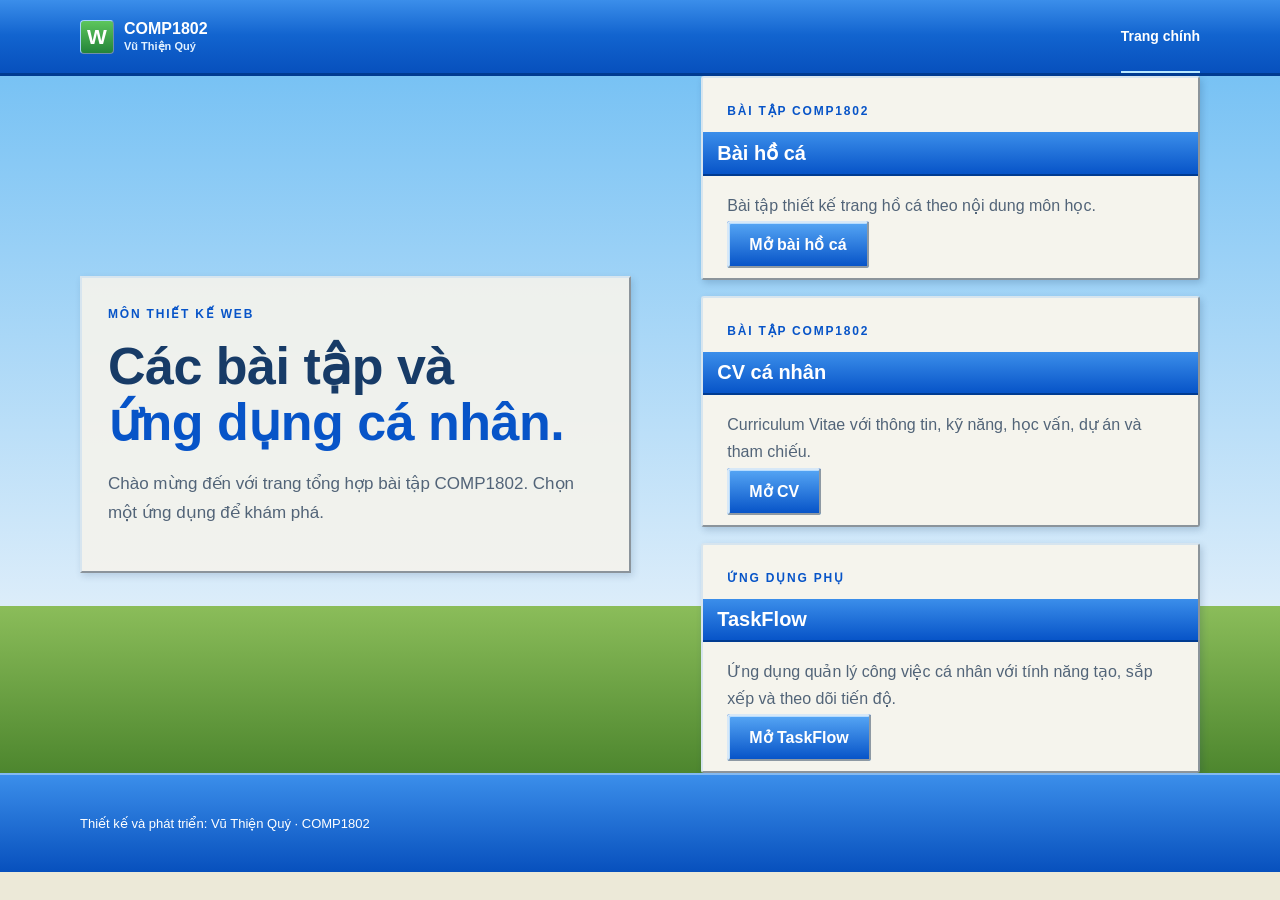
<file: index.html>
<!doctype html>
<html lang="vi">
<head>
  <meta charset="utf-8">
  <meta name="viewport" content="width=device-width, initial-scale=1">
  <meta name="description" content="Trang chính các bài tập và ứng dụng môn Thiết kế Web COMP1802.">
  <title>COMP1802 - Trang chính</title>
  <link rel="stylesheet" href="taskflow/css/style.css">
  <link rel="stylesheet" href="taskflow/css/responsive.css">
  <link rel="stylesheet" href="main.css">
</head>
<body class="main-portal">
  <header class="header">
    <div class="container nav">
      <a class="brand" href="index.html">
        <span>W</span>
        <span class="brand-copy"><strong>COMP1802</strong><small>Vũ Thiện Quý</small></span>
      </a>
      <nav class="nav-links">
        <a class="active" href="index.html">Trang chính</a>
      </nav>
    </div>
  </header>
  <main>
    <section class="hero">
      <div class="container hero-grid">
        <div class="hero-copy">
          <span class="eyebrow">Môn Thiết kế Web</span>
          <h1>Các bài tập và<br><em>ứng dụng cá nhân.</em></h1>
          <p>Chào mừng đến với trang tổng hợp bài tập COMP1802. Chọn một ứng dụng để khám phá.</p>
        </div>
        <div class="project-list">
          <article class="hero-card project-card">
            <span class="eyebrow">Bài tập COMP1802</span>
            <h2>Bài hồ cá</h2>
            <p>Bài tập thiết kế trang hồ cá theo nội dung môn học.</p>
            <a class="btn btn-primary" href="ho_ca_vui_nhon/ho_ca.html">Mở bài hồ cá</a>
          </article>
          <article class="hero-card project-card">
            <span class="eyebrow">Bài tập COMP1802</span>
            <h2>CV cá nhân</h2>
            <p>Curriculum Vitae với thông tin, kỹ năng, học vấn, dự án và tham chiếu.</p>
            <a class="btn btn-primary" href="CV/cv.html">Mở CV</a>
          </article>
          <article class="hero-card project-card">
            <span class="eyebrow">Ứng dụng phụ</span>
            <h2>TaskFlow</h2>
            <p>Ứng dụng quản lý công việc cá nhân với tính năng tạo, sắp xếp và theo dõi tiến độ.</p>
            <a class="btn btn-primary" href="taskflow/index.html">Mở TaskFlow</a>
          </article>
        </div>
      </div>
    </section>
  </main>
  <footer><div class="container"><p>Thiết kế và phát triển: Vũ Thiện Quý · COMP1802</p></div></footer>
</body>
</html>
</file>
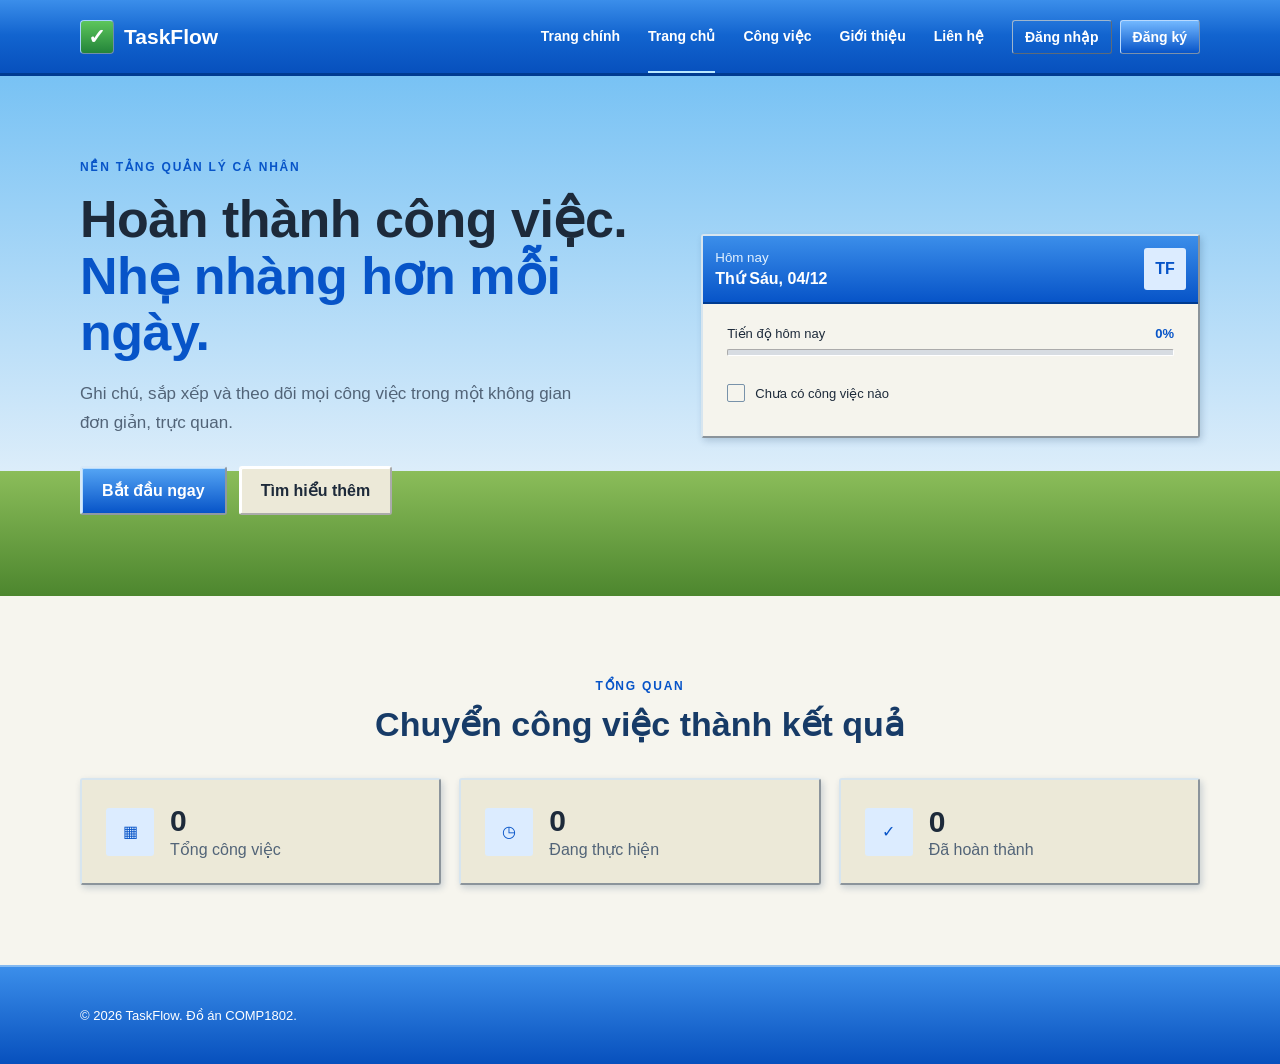
<file: taskflow/index.html>
<!doctype html>
<html lang="vi">
<head>
  <meta charset="utf-8">
  <meta name="viewport" content="width=device-width, initial-scale=1">
  <title>TaskFlow - Quản lý công việc</title>
  <link rel="stylesheet" href="css/style.css">
  <link rel="stylesheet" href="css/responsive.css">
</head>
<body>
  <header class="header">
    <div class="container nav">
      <a class="brand" href="index.html"><span>✓</span> TaskFlow</a>
      <button class="nav-toggle" aria-label="Mở menu">☰</button>
      <nav class="nav-links">
        <a href="../index.html">Trang chính</a>
        <a class="active" href="index.html">Trang chủ</a>
        <a href="tasks.html">Công việc</a>
        <a href="about.html">Giới thiệu</a>
        <a href="contact.html">Liên hệ</a>
        <span class="auth-links"></span>
      </nav>
    </div>
  </header>

  <main>
    <section class="hero">
      <div class="container hero-grid">
        <div class="hero-copy">
          <span class="eyebrow">Nền tảng quản lý cá nhân</span>
          <h1>Hoàn thành công việc.<br><em>Nhẹ nhàng hơn mỗi ngày.</em></h1>
          <p>Ghi chú, sắp xếp và theo dõi mọi công việc trong một không gian đơn giản, trực quan.</p>
          <div class="hero-actions">
            <a class="btn btn-primary" href="tasks.html">Bắt đầu ngay</a>
            <a class="btn btn-secondary" href="about.html">Tìm hiểu thêm</a>
          </div>
        </div>
        <div class="hero-card">
          <div class="card-head"><div><small>Hôm nay</small><strong id="todayDate"></strong></div><span class="avatar">TF</span></div>
          <div class="progress-wrap"><span>Tiến độ hôm nay</span><strong id="progressText">0%</strong></div>
          <div class="progress"><span id="progressBar"></span></div>
          <div id="homeTaskList" class="mini-task-list"></div>
        </div>
      </div>
    </section>

    <section class="section">
      <div class="container">
        <div class="section-heading"><span>Tổng quan</span><h2>Chuyển công việc thành kết quả</h2></div>
        <div class="stats">
          <article><span class="stat-icon purple">▦</span><div><strong id="totalStat">0</strong><p>Tổng công việc</p></div></article>
          <article><span class="stat-icon orange">◷</span><div><strong id="doingStat">0</strong><p>Đang thực hiện</p></div></article>
          <article><span class="stat-icon green">✓</span><div><strong id="doneStat">0</strong><p>Đã hoàn thành</p></div></article>
        </div>
      </div>
    </section>
  </main>

  <footer><div class="container"><p>© 2026 TaskFlow. Đồ án COMP1802.</p></div></footer>
  <script src="js/main.js"></script>
  <script src="js/home.js"></script>
</body>
</html>
</file>
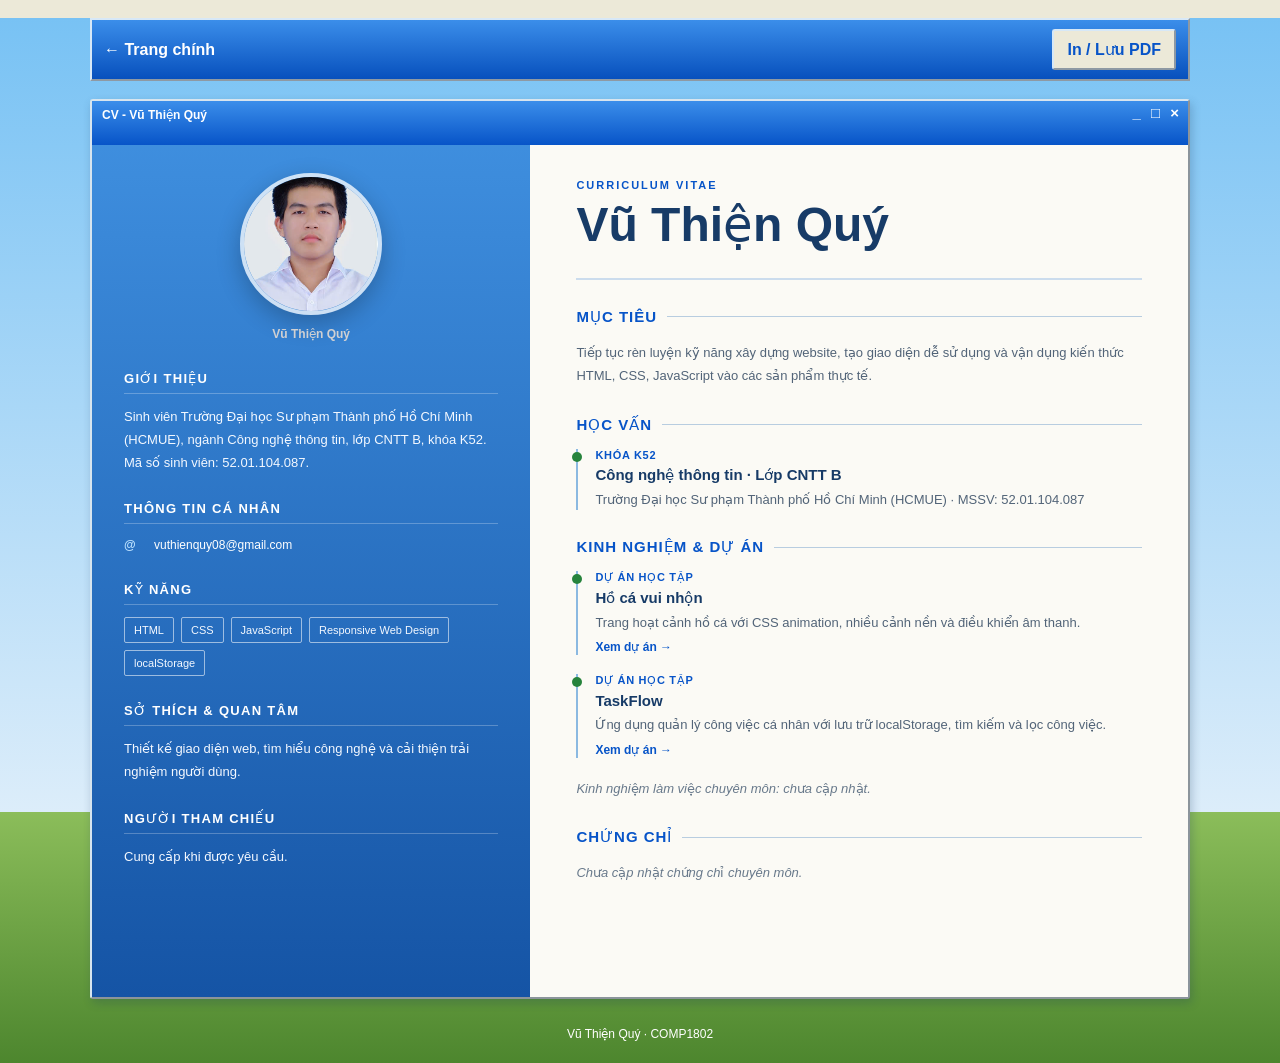
<file: CV/cv.html>
<!doctype html>
<html lang="vi">
<head>
  <meta charset="utf-8">
  <meta name="viewport" content="width=device-width, initial-scale=1">
  <meta name="description" content="CV cá nhân của Vũ Thiện Quý.">
  <title>CV - Vũ Thiện Quý</title>
  <link rel="stylesheet" href="cv.css">
</head>
<body class="cv-page">
  <nav class="cv-toolbar" aria-label="Điều hướng">
    <a href="../index.html">← Trang chính</a>
    <button type="button" id="printCv">In / Lưu PDF</button>
  </nav>

  <main class="cv-sheet">
    <aside class="cv-sidebar">
      <figure class="profile-figure">
        <img class="profile-photo" src="assets/cv-profile.jpg" alt="Ảnh đại diện của Vũ Thiện Quý">
        <figcaption class="avatar-note">Vũ Thiện Quý</figcaption>
      </figure>

      <section class="sidebar-section">
        <h2>Giới thiệu</h2>
        <p>Sinh viên Trường Đại học Sư phạm Thành phố Hồ Chí Minh (HCMUE), ngành Công nghệ thông tin, lớp CNTT B, khóa K52. Mã số sinh viên: 52.01.104.087.</p>
      </section>

      <section class="sidebar-section">
        <h2>Thông tin cá nhân</h2>
        <ul class="contact-list">
          <li><span aria-hidden="true">@</span><a href="mailto:vuthienquy08@gmail.com">vuthienquy08@gmail.com</a></li>
        </ul>
      </section>

      <section class="sidebar-section">
        <h2>Kỹ năng</h2>
        <ul class="tag-list">
          <li>HTML</li><li>CSS</li><li>JavaScript</li>
          <li>Responsive Web Design</li><li>localStorage</li>
        </ul>
      </section>

      <section class="sidebar-section">
        <h2>Sở thích & quan tâm</h2>
        <p>Thiết kế giao diện web, tìm hiểu công nghệ và cải thiện trải nghiệm người dùng.</p>
      </section>

      <section class="sidebar-section">
        <h2>Người tham chiếu</h2>
        <p>Cung cấp khi được yêu cầu.</p>
      </section>
    </aside>

    <div class="cv-content">
      <header class="cv-heading">
        <p class="eyebrow">Curriculum Vitae</p>
        <h1>Vũ Thiện Quý</h1>
      </header>

      <section class="cv-section">
        <h2>Mục tiêu</h2>
        <p>Tiếp tục rèn luyện kỹ năng xây dựng website, tạo giao diện dễ sử dụng và vận dụng kiến thức HTML, CSS, JavaScript vào các sản phẩm thực tế.</p>
      </section>

      <section class="cv-section">
        <h2>Học vấn</h2>
        <article class="timeline-item">
          <p class="timeline-date">Khóa K52</p>
          <h3>Công nghệ thông tin · Lớp CNTT B</h3>
          <p>Trường Đại học Sư phạm Thành phố Hồ Chí Minh (HCMUE) · MSSV: 52.01.104.087</p>
        </article>
      </section>

      <section class="cv-section">
        <h2>Kinh nghiệm & dự án</h2>
        <article class="timeline-item">
          <p class="timeline-date">Dự án học tập</p>
          <h3>Hồ cá vui nhộn</h3>
          <p>Trang hoạt cảnh hồ cá với CSS animation, nhiều cảnh nền và điều khiển âm thanh.</p>
          <a class="project-link" href="../ho_ca_vui_nhon/ho_ca.html">Xem dự án →</a>
        </article>
        <article class="timeline-item">
          <p class="timeline-date">Dự án học tập</p>
          <h3>TaskFlow</h3>
          <p>Ứng dụng quản lý công việc cá nhân với lưu trữ localStorage, tìm kiếm và lọc công việc.</p>
          <a class="project-link" href="../taskflow/index.html">Xem dự án →</a>
        </article>
        <p class="empty-note">Kinh nghiệm làm việc chuyên môn: chưa cập nhật.</p>
      </section>

      <section class="cv-section">
        <h2>Chứng chỉ</h2>
        <p class="empty-note">Chưa cập nhật chứng chỉ chuyên môn.</p>
      </section>
    </div>
  </main>
  <footer class="cv-footer">Vũ Thiện Quý · COMP1802</footer>
  <script src="cv.js"></script>
</body>
</html>
</file>
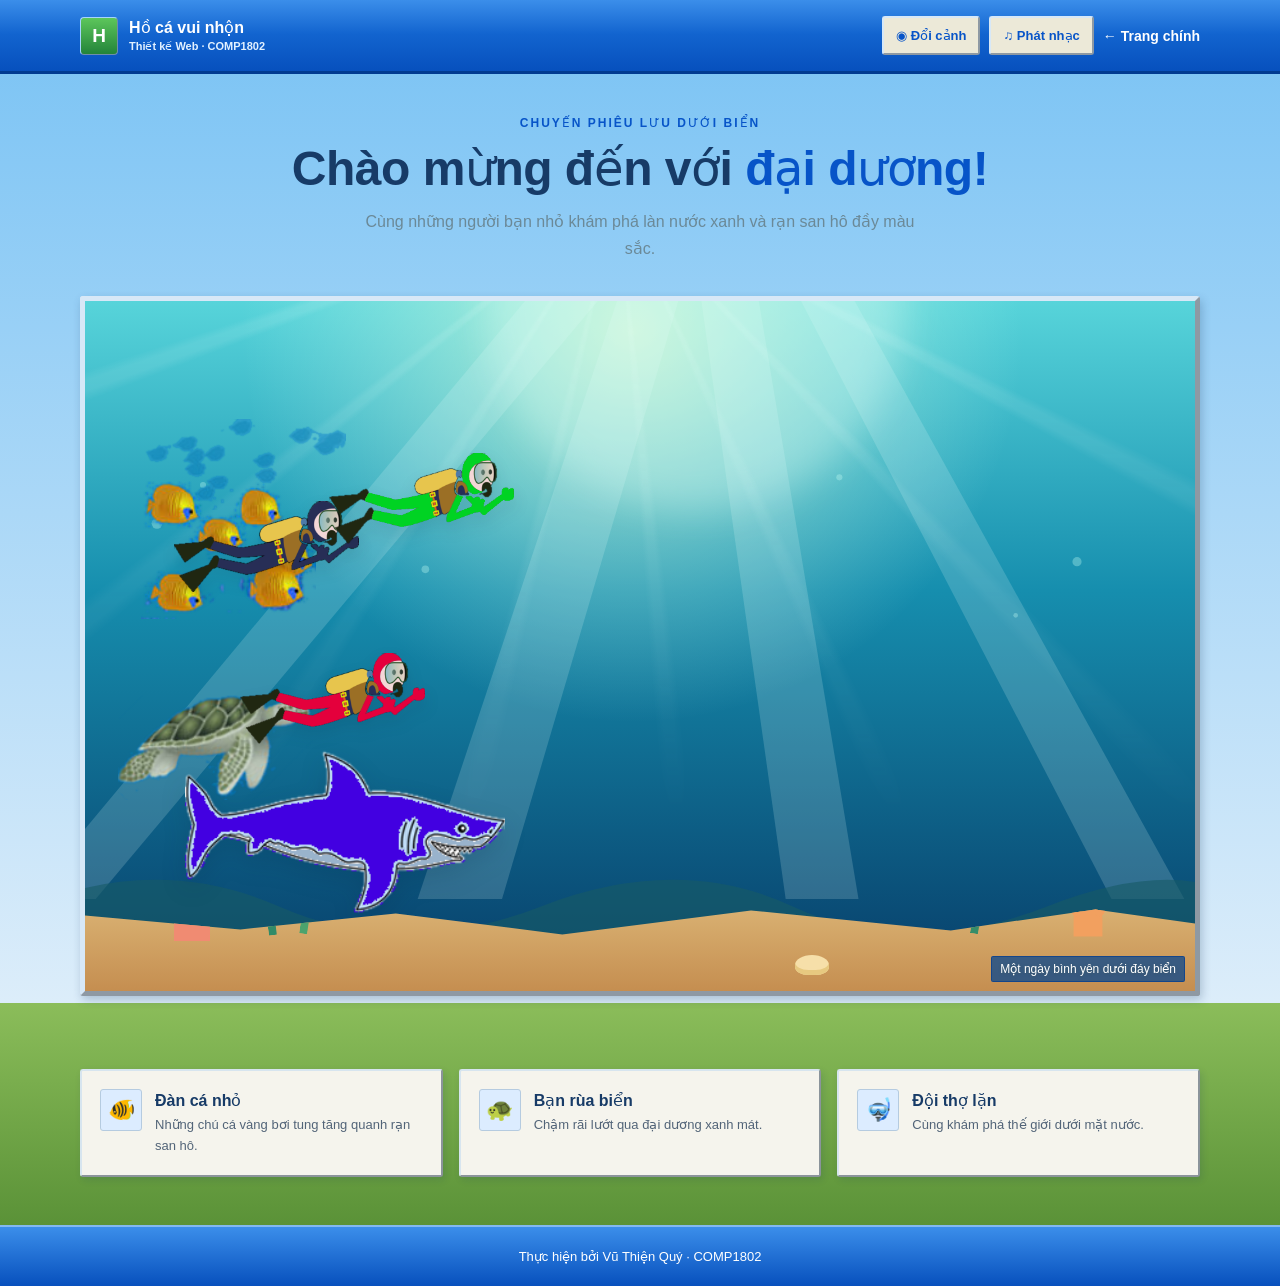
<file: ho_ca_vui_nhon/ho_ca.html>
<!doctype html>
<html lang="vi">
<head>
  <meta charset="utf-8">
  <meta name="viewport" content="width=device-width, initial-scale=1">
  <meta name="description" content="Khám phá thế giới hồ cá vui nhộn cùng những chú cá, rùa và thợ lặn.">
  <title>Hồ cá vui nhộn - COMP1802</title>
  <link rel="stylesheet" href="mystyle.css">
</head>
<body>
  <header class="site-header">
    <a class="brand" href="../index.html"><span class="brand-mark">H</span><span>Hồ cá vui nhộn<small>Thiết kế Web · COMP1802</small></span></a>
    <div class="header-actions">
      <button class="control-button" id="sceneButton" type="button" aria-label="Đổi cảnh nền">◉ <span>Đổi cảnh</span></button>
      <button class="control-button" id="musicButton" type="button" aria-pressed="false">♫ <span id="musicLabel">Phát nhạc</span></button>
      <a class="back-link" href="../index.html">← Trang chính</a>
    </div>
  </header>

  <main>
    <section class="intro">
      <p class="eyebrow">Chuyến phiêu lưu dưới biển</p>
      <h1>Chào mừng đến với <span>đại dương!</span></h1>
      <p class="intro-copy">Cùng những người bạn nhỏ khám phá làn nước xanh và rạn san hô đầy màu sắc.</p>
    </section>

    <section class="aquarium" id="aquarium" data-scene="0" aria-label="Hoạt cảnh hồ cá">
      <div class="sun-glow"></div>
      <div class="light-rays" aria-hidden="true"></div>
      <div class="bubbles" aria-hidden="true">
        <i></i><i></i><i></i><i></i><i></i><i></i><i></i><i></i>
      </div>
      <img class="school school-faint" src="Images/faintSchool.png" alt="">
      <img class="school school-gold" src="Images/goldFishSchool.png" alt="">
      <div class="creature shark" id="shark" aria-hidden="true"><img src="Images/shark.png" alt=""></div>
      <img class="creature turtle" src="Images/turtle.png" alt="">
      <img class="diver diver-blue" src="Images/diver1.png" alt="">
      <img class="diver diver-red" src="Images/diver2.png" alt="">
      <img class="diver diver-green" src="Images/diver3.png" alt="">
      <div class="seabed">
        <span class="seaweed seaweed-one"></span>
        <span class="seaweed seaweed-two"></span>
        <span class="seaweed seaweed-three"></span>
        <span class="coral coral-one"></span>
        <span class="coral coral-two"></span>
        <span class="shell"></span>
      </div>
      <p class="scene-caption">Một ngày bình yên dưới đáy biển</p>
    </section>
    <p class="scene-status" id="sceneStatus" aria-live="polite"></p>
    <p class="audio-status" id="audioStatus" aria-live="polite"></p>

    <section class="ocean-facts">
      <article><span>🐠</span><div><h2>Đàn cá nhỏ</h2><p>Những chú cá vàng bơi tung tăng quanh rạn san hô.</p></div></article>
      <article><span>🐢</span><div><h2>Bạn rùa biển</h2><p>Chậm rãi lướt qua đại dương xanh mát.</p></div></article>
      <article><span>🤿</span><div><h2>Đội thợ lặn</h2><p>Cùng khám phá thế giới dưới mặt nước.</p></div></article>
    </section>
  </main>

  <footer><p>Thực hiện bởi Vũ Thiện Quý · COMP1802</p></footer>
  <script src="aquarium.js"></script>
</body>
</html>
</file>
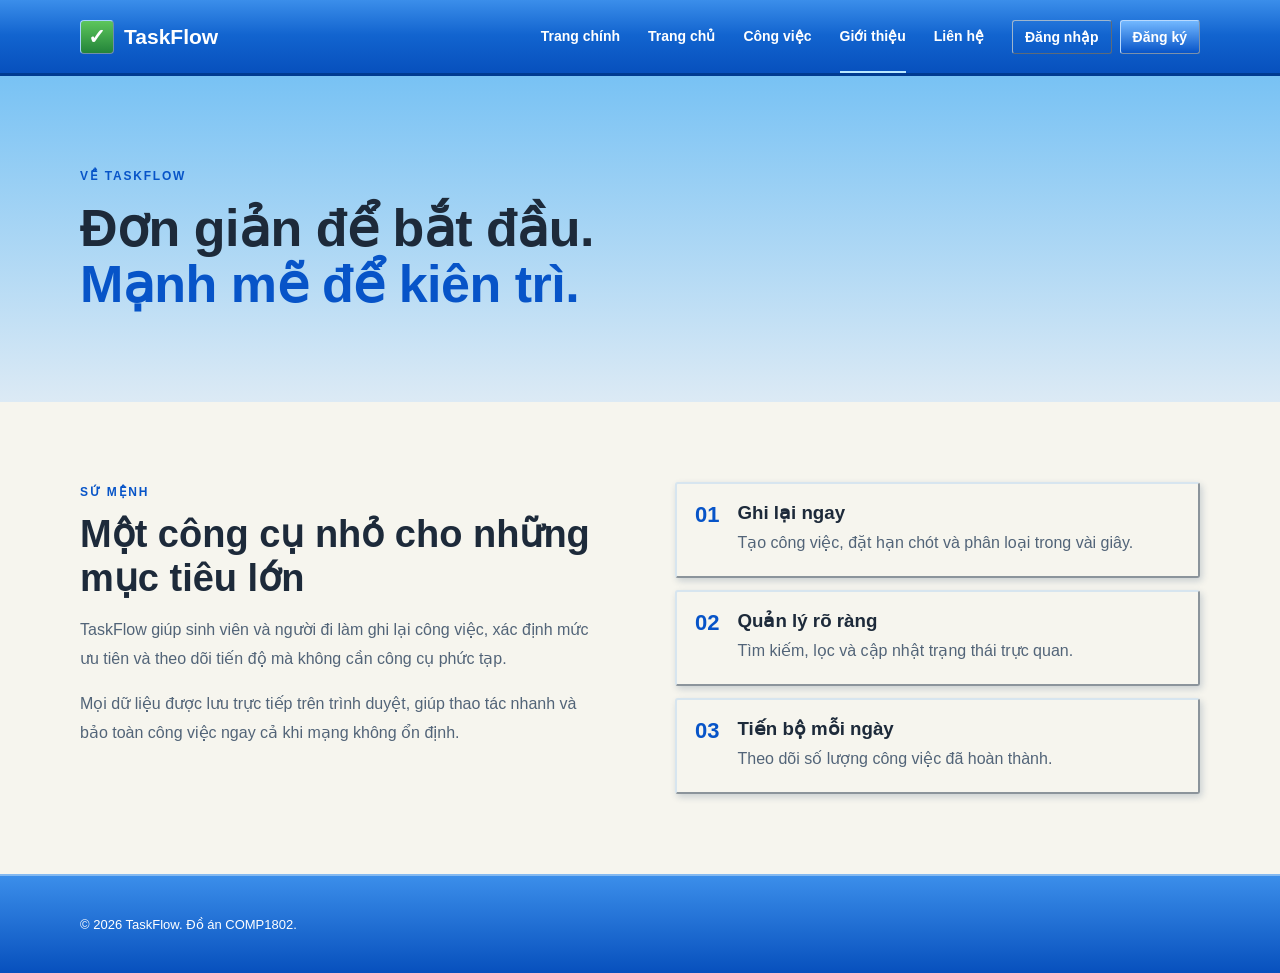
<file: taskflow/about.html>
<!doctype html>
<html lang="vi">
<head><meta charset="utf-8"><meta name="viewport" content="width=device-width, initial-scale=1"><title>Giới thiệu - TaskFlow</title><link rel="stylesheet" href="css/style.css"><link rel="stylesheet" href="css/responsive.css"></head>
<body>
  <header class="header"><div class="container nav"><a class="brand" href="index.html"><span>✓</span> TaskFlow</a><button class="nav-toggle">☰</button><nav class="nav-links"><a href="../index.html">Trang chính</a><a href="index.html">Trang chủ</a><a href="tasks.html">Công việc</a><a class="active" href="about.html">Giới thiệu</a><a href="contact.html">Liên hệ</a><span class="auth-links"></span></nav></div></header>
  <main>
    <section class="inner-hero"><div class="container"><span>Về TaskFlow</span><h1>Đơn giản để bắt đầu.<br><em>Mạnh mẽ để kiên trì.</em></h1></div></section>
    <section class="section"><div class="container two-column">
      <div><span class="eyebrow">Sứ mệnh</span><h2>Một công cụ nhỏ cho những mục tiêu lớn</h2><p>TaskFlow giúp sinh viên và người đi làm ghi lại công việc, xác định mức ưu tiên và theo dõi tiến độ mà không cần công cụ phức tạp.</p><p>Mọi dữ liệu được lưu trực tiếp trên trình duyệt, giúp thao tác nhanh và bảo toàn công việc ngay cả khi mạng không ổn định.</p></div>
      <div class="feature-stack"><article><b>01</b><div><h3>Ghi lại ngay</h3><p>Tạo công việc, đặt hạn chót và phân loại trong vài giây.</p></div></article><article><b>02</b><div><h3>Quản lý rõ ràng</h3><p>Tìm kiếm, lọc và cập nhật trạng thái trực quan.</p></div></article><article><b>03</b><div><h3>Tiến bộ mỗi ngày</h3><p>Theo dõi số lượng công việc đã hoàn thành.</p></div></article></div>
    </div></section>
  </main>
  <footer><div class="container"><p>© 2026 TaskFlow. Đồ án COMP1802.</p></div></footer>
  <script src="js/main.js"></script>
</body>
</html>
</file>
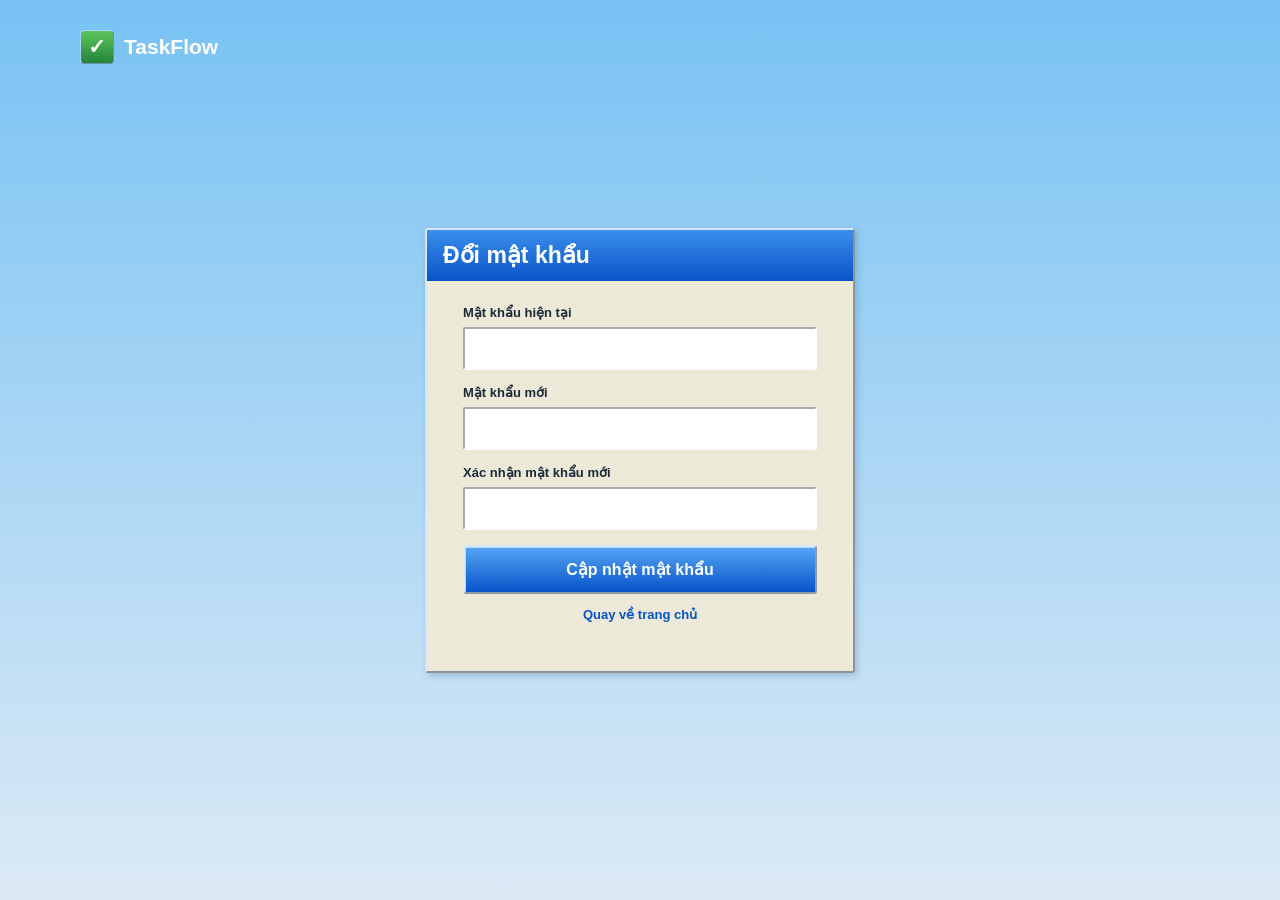
<file: taskflow/change-password.html>
<!doctype html>
<html lang="vi">
<head><meta charset="utf-8"><meta name="viewport" content="width=device-width, initial-scale=1"><title>Đổi mật khẩu - TaskFlow</title><link rel="stylesheet" href="css/style.css"><link rel="stylesheet" href="css/responsive.css"></head>
<body class="auth-body">
  <main class="auth-layout"><a class="brand auth-brand" href="index.html"><span>✓</span> TaskFlow</a><form class="auth-card" id="changePasswordForm"><span class="eyebrow">Bảo mật tài khoản</span><h1>Đổi mật khẩu</h1><label>Mật khẩu hiện tại<input id="oldPassword" type="password" required></label><label>Mật khẩu mới<input id="newPassword" type="password" required minlength="6"></label><label>Xác nhận mật khẩu mới<input id="confirmNewPassword" type="password" required></label><button class="btn btn-primary full" type="submit">Cập nhật mật khẩu</button><p class="auth-switch"><a href="index.html">Quay về trang chủ</a></p></form></main><div id="toast" class="toast"></div>
  <script src="js/main.js"></script><script src="js/auth.js"></script>
</body>
</html>
</file>
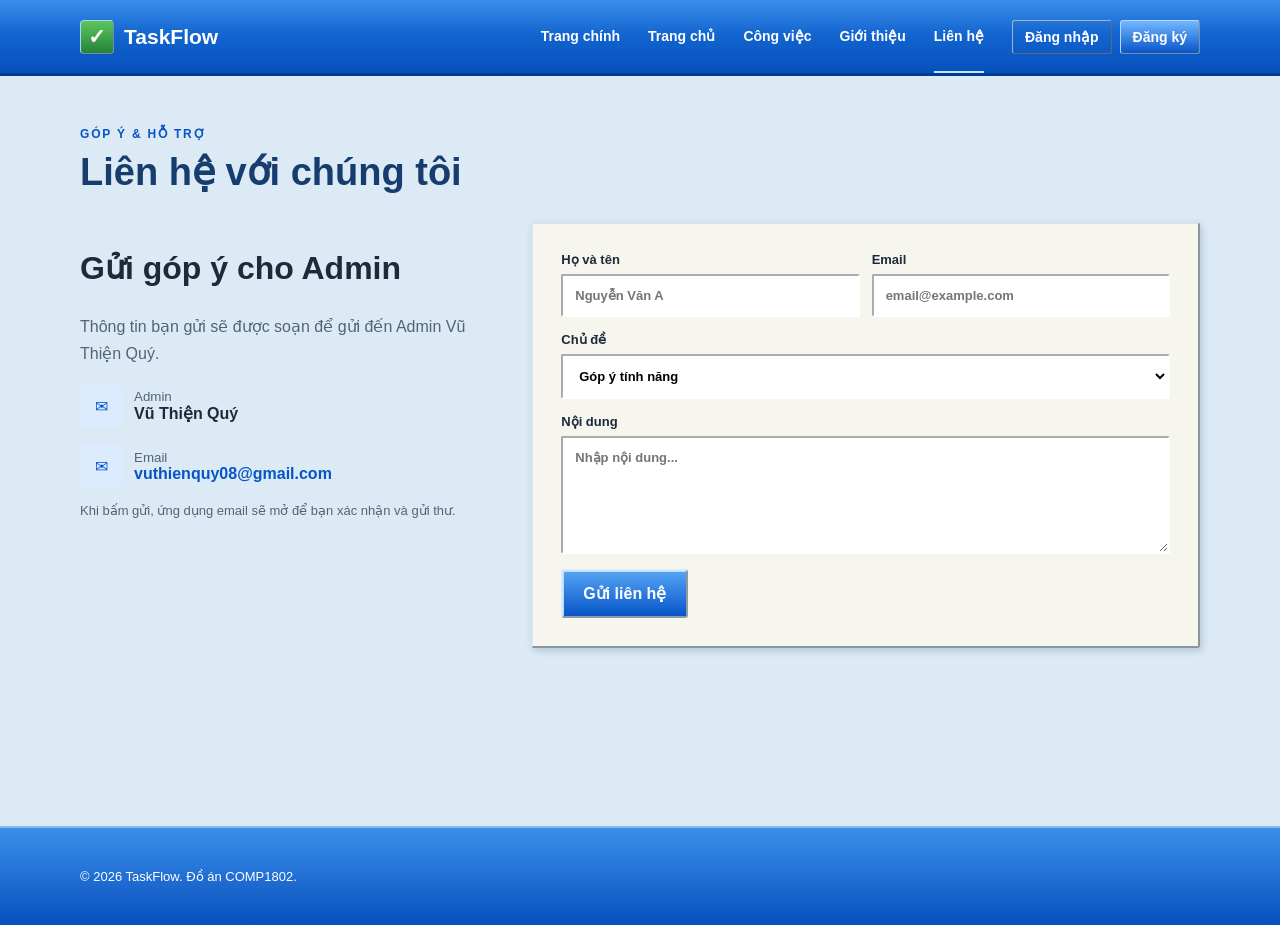
<file: taskflow/contact.html>
<!doctype html>
<html lang="vi">
<head><meta charset="utf-8"><meta name="viewport" content="width=device-width, initial-scale=1"><title>Liên hệ - TaskFlow</title><link rel="stylesheet" href="css/style.css"><link rel="stylesheet" href="css/responsive.css"></head>
<body>
  <header class="header"><div class="container nav"><a class="brand" href="index.html"><span>✓</span> TaskFlow</a><button class="nav-toggle">☰</button><nav class="nav-links"><a href="../index.html">Trang chính</a><a href="index.html">Trang chủ</a><a href="tasks.html">Công việc</a><a href="about.html">Giới thiệu</a><a class="active" href="contact.html">Liên hệ</a><span class="auth-links"></span></nav></div></header>
  <main class="page-shell"><div class="container">
    <div class="page-title"><div><span>Góp ý & hỗ trợ</span><h1>Liên hệ với chúng tôi</h1></div></div>
    <div class="contact-grid"><div class="contact-info"><h2>Gửi góp ý cho Admin</h2><p>Thông tin bạn gửi sẽ được soạn để gửi đến Admin Vũ Thiện Quý.</p><div class="info-row"><span>✉</span><div><small>Admin</small><b>Vũ Thiện Quý</b></div></div><div class="info-row"><span>✉</span><div><small>Email</small><a href="mailto:vuthienquy08@gmail.com">vuthienquy08@gmail.com</a></div></div><p class="contact-note">Khi bấm gửi, ứng dụng email sẽ mở để bạn xác nhận và gửi thư.</p></div>
    <form class="contact-form" id="contactForm"><div class="form-grid"><label>Họ và tên<input name="name" required minlength="2" placeholder="Nguyễn Văn A"></label><label>Email<input name="email" type="email" required placeholder="email@example.com"></label></div><label>Chủ đề<select name="topic"><option>Góp ý tính năng</option><option>Báo lỗi</option><option>Hỗ trợ sử dụng</option></select></label><label>Nội dung<textarea name="message" required minlength="10" rows="6" placeholder="Nhập nội dung..."></textarea></label><button class="btn btn-primary" type="submit">Gửi liên hệ</button></form></div>
  </div></main><div id="toast" class="toast"></div>
  <footer><div class="container"><p>© 2026 TaskFlow. Đồ án COMP1802.</p></div></footer>
  <script src="js/main.js"></script><script src="js/contact.js"></script>
</body>
</html>
</file>
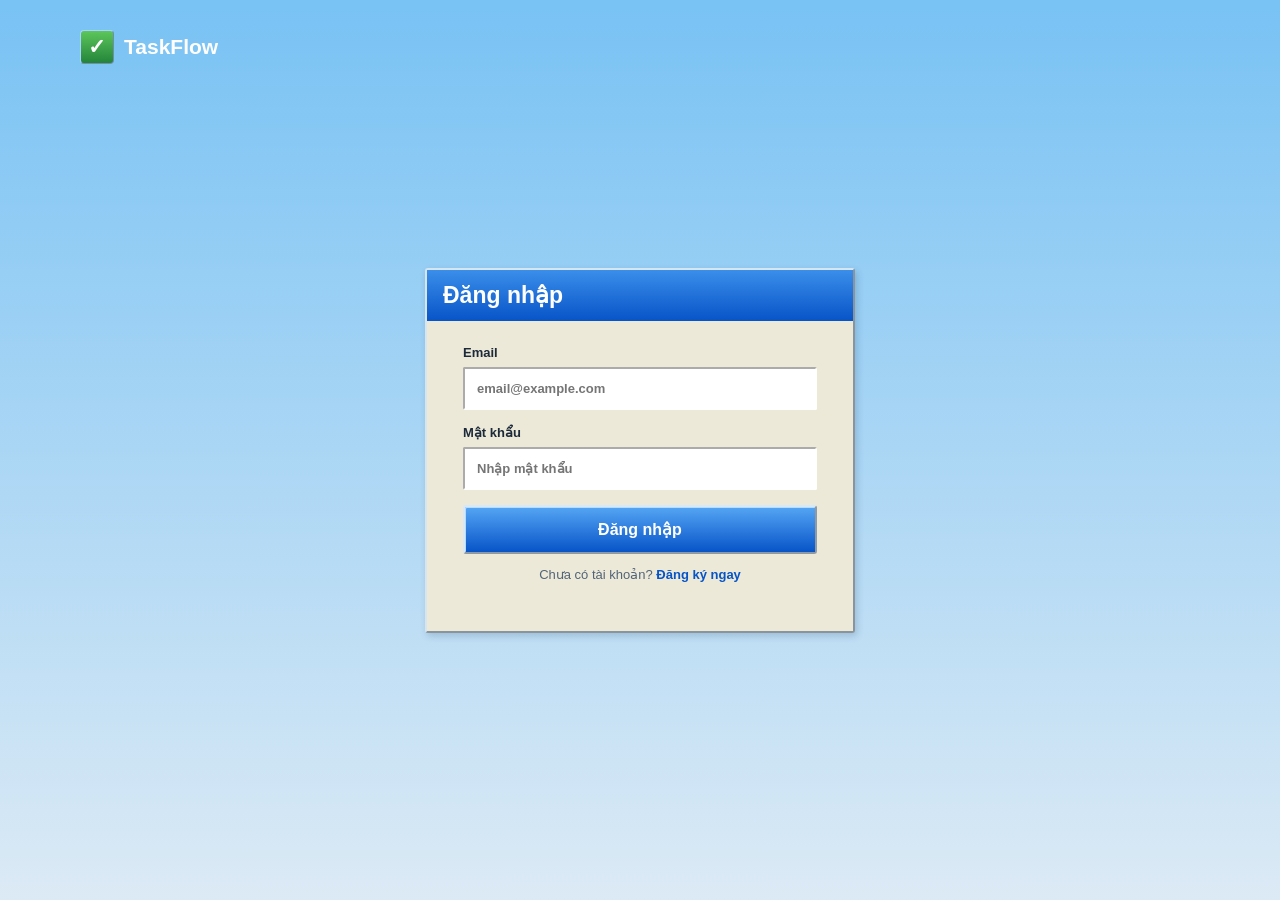
<file: taskflow/login.html>
<!doctype html>
<html lang="vi">
<head><meta charset="utf-8"><meta name="viewport" content="width=device-width, initial-scale=1"><title>Đăng nhập - TaskFlow</title><link rel="stylesheet" href="css/style.css"><link rel="stylesheet" href="css/responsive.css"></head>
<body class="auth-body">
  <main class="auth-layout"><a class="brand auth-brand" href="index.html"><span>✓</span> TaskFlow</a><form class="auth-card" id="loginForm"><span class="eyebrow">Chào mừng trở lại</span><h1>Đăng nhập</h1><label>Email<input id="loginEmail" type="email" required placeholder="email@example.com"></label><label>Mật khẩu<input id="loginPassword" type="password" required placeholder="Nhập mật khẩu"></label><button class="btn btn-primary full" type="submit">Đăng nhập</button><p class="auth-switch">Chưa có tài khoản? <a href="register.html">Đăng ký ngay</a></p></form></main><div id="toast" class="toast"></div>
  <script src="js/main.js"></script><script src="js/auth.js"></script>
</body>
</html>
</file>
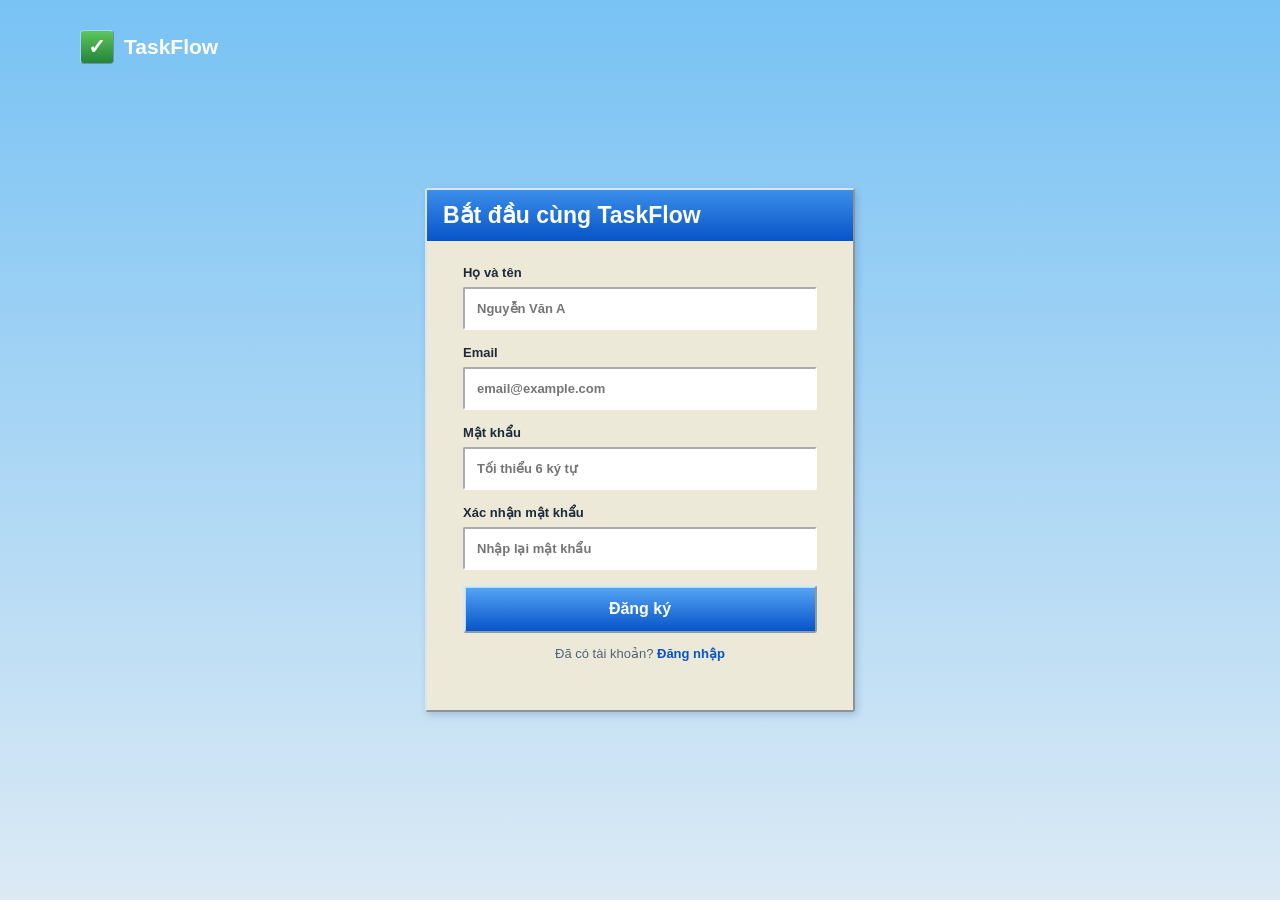
<file: taskflow/register.html>
<!doctype html>
<html lang="vi">
<head><meta charset="utf-8"><meta name="viewport" content="width=device-width, initial-scale=1"><title>Đăng ký - TaskFlow</title><link rel="stylesheet" href="css/style.css"><link rel="stylesheet" href="css/responsive.css"></head>
<body class="auth-body">
  <main class="auth-layout"><a class="brand auth-brand" href="index.html"><span>✓</span> TaskFlow</a><form class="auth-card" id="registerForm"><span class="eyebrow">Tạo tài khoản</span><h1>Bắt đầu cùng TaskFlow</h1><label>Họ và tên<input id="regName" required minlength="2" placeholder="Nguyễn Văn A"></label><label>Email<input id="regEmail" type="email" required placeholder="email@example.com"></label><label>Mật khẩu<input id="regPassword" type="password" required minlength="6" placeholder="Tối thiểu 6 ký tự"></label><label>Xác nhận mật khẩu<input id="regConfirm" type="password" required placeholder="Nhập lại mật khẩu"></label><button class="btn btn-primary full" type="submit">Đăng ký</button><p class="auth-switch">Đã có tài khoản? <a href="login.html">Đăng nhập</a></p></form></main><div id="toast" class="toast"></div>
  <script src="js/main.js"></script><script src="js/auth.js"></script>
</body>
</html>
</file>
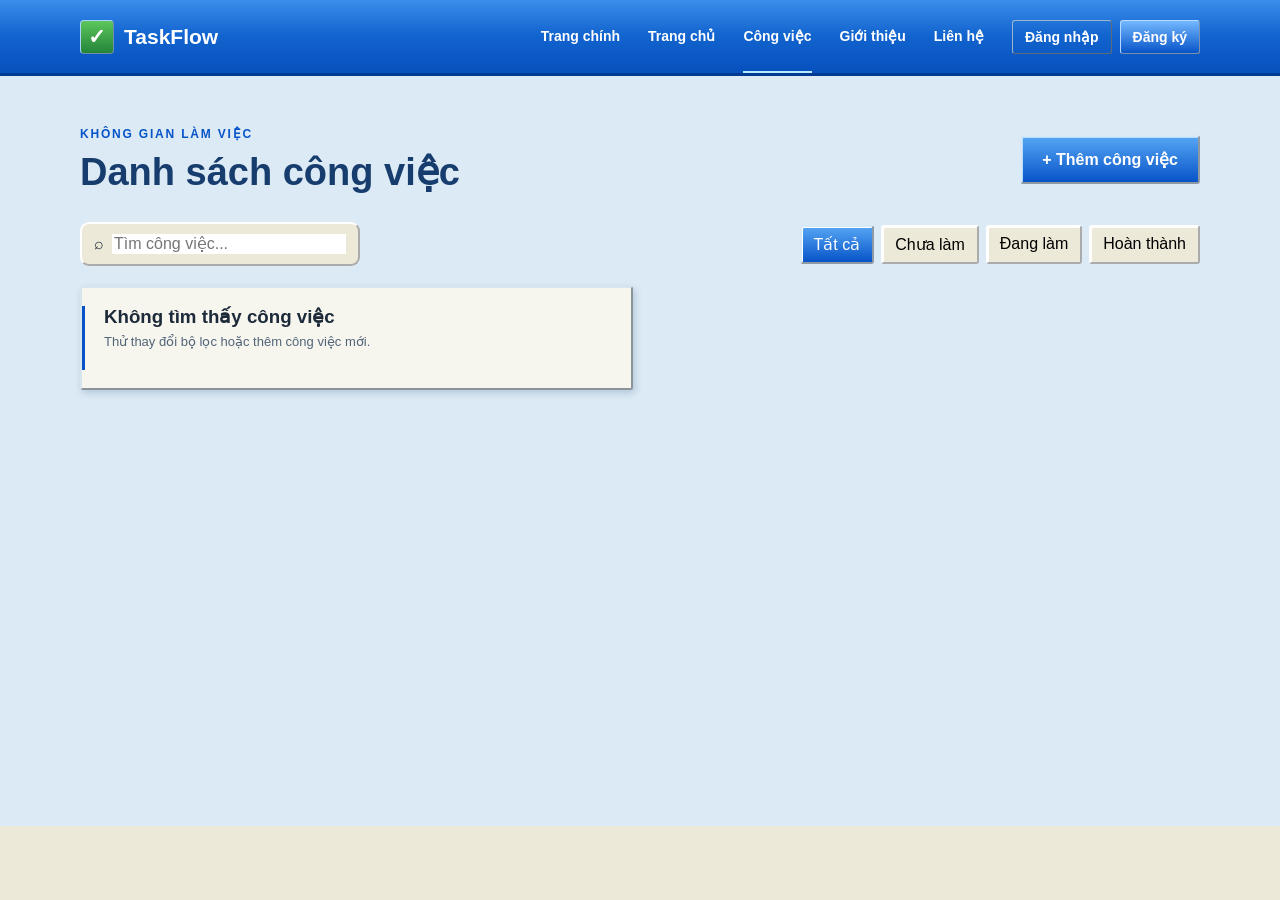
<file: taskflow/tasks.html>
<!doctype html>
<html lang="vi">
<head>
  <meta charset="utf-8">
  <meta name="viewport" content="width=device-width, initial-scale=1">
  <title>Công việc - TaskFlow</title>
  <link rel="stylesheet" href="css/style.css">
  <link rel="stylesheet" href="css/responsive.css">
</head>
<body>
  <header class="header"><div class="container nav">
    <a class="brand" href="index.html"><span>✓</span> TaskFlow</a>
    <button class="nav-toggle" aria-label="Mở menu">☰</button>
    <nav class="nav-links"><a href="../index.html">Trang chính</a><a href="index.html">Trang chủ</a><a class="active" href="tasks.html">Công việc</a><a href="about.html">Giới thiệu</a><a href="contact.html">Liên hệ</a><span class="auth-links"></span></nav>
  </div></header>

  <main class="page-shell">
    <div class="container">
      <div class="page-title"><div><span>Không gian làm việc</span><h1>Danh sách công việc</h1></div><button class="btn btn-primary" id="openTaskModal">+ Thêm công việc</button></div>
      <div class="task-toolbar">
        <label class="search-box">⌕ <input id="searchInput" type="search" placeholder="Tìm công việc..."></label>
        <div class="filters"><button class="filter active" data-filter="all">Tất cả</button><button class="filter" data-filter="todo">Chưa làm</button><button class="filter" data-filter="doing">Đang làm</button><button class="filter" data-filter="done">Hoàn thành</button></div>
      </div>
      <div class="task-list" id="taskList"></div>
    </div>
  </main>

  <div class="modal" id="taskModal" aria-hidden="true">
    <div class="modal-backdrop"></div>
    <div class="modal-content">
      <button class="modal-close" type="button">×</button>
      <h2 id="modalTitle">Thêm công việc</h2>
      <form id="taskForm">
        <input type="hidden" id="taskId">
        <label>Tên công việc<input id="taskName" required maxlength="80" placeholder="Ví dụ: Hoàn thành đồ án"></label>
        <label>Mô tả<textarea id="taskDescription" rows="3" maxlength="240" placeholder="Ghi chú ngắn..."></textarea></label>
        <div class="form-grid"><label>Ngày hạn<input id="taskDue" type="date" required></label><label>Trạng thái<select id="taskStatus"><option value="todo">Chưa làm</option><option value="doing">Đang làm</option><option value="done">Hoàn thành</option></select></label></div>
        <label>Ưu tiên<select id="taskPriority"><option value="low">Thấp</option><option value="medium" selected>Trung bình</option><option value="high">Cao</option></select></label>
        <button class="btn btn-primary full" type="submit">Lưu công việc</button>
      </form>
    </div>
  </div>
  <div id="toast" class="toast"></div>
  <script src="js/main.js"></script>
  <script src="js/tasks.js"></script>
</body>
</html>
</file>
<file: taskflow/css/style.css>
:root{--ink:#20202a;--muted:#747486;--purple:#6759d9;--purple-dark:#4e43b5;--soft:#f5f5fa;--line:#e7e7ef;--orange:#ef9c55;--green:#57b58a}
*{box-sizing:border-box}
html{scroll-behavior:smooth}
body{margin:0;font-family:"Segoe UI",Arial,sans-serif;color:var(--ink);background:#fff}
a{color:inherit;text-decoration:none}
button,input,textarea,select{font:inherit}
.container{width:min(1120px,calc(100% - 40px));margin:auto}
.header{height:76px;background:rgba(255,255,255,.96);border-bottom:1px solid var(--line);position:sticky;top:0;z-index:20;backdrop-filter:blur(12px)}
.nav{height:100%;display:flex;align-items:center;justify-content:space-between}
.brand{display:flex;align-items:center;gap:10px;font-weight:800;font-size:21px}
.brand span{display:grid;place-items:center;width:34px;height:34px;border-radius:10px;background:var(--purple);color:white}
.nav-links{display:flex;align-items:center;gap:28px;font-size:14px;font-weight:600}
.nav-links>a{padding:27px 0;border-bottom:2px solid transparent}
.nav-links>a.active,.nav-links>a:hover{color:var(--purple);border-bottom-color:var(--purple)}
.auth-links{display:flex;gap:8px}
.nav-auth{padding:8px 12px!important;border:1px solid var(--line);border-radius:8px}
.nav-auth.primary{background:var(--purple);color:white;border-color:var(--purple)}
.nav-toggle{display:none;border:0;background:none;font-size:24px}
.hero{background:linear-gradient(135deg,#f7f6ff 0%,#fff 70%);overflow:hidden}
.hero-grid{min-height:520px;display:grid;grid-template-columns:1.05fr .95fr;align-items:center;gap:70px}
.eyebrow,.section-heading>span,.page-title>div>span,.inner-hero span{color:var(--purple);font-weight:800;text-transform:uppercase;letter-spacing:1.8px;font-size:12px}
.hero h1,.inner-hero h1{font-size:52px;line-height:1.08;margin:16px 0 20px;letter-spacing:-2px}
.hero h1 em,.inner-hero h1 em{color:var(--purple);font-style:normal}
.hero-copy>p{max-width:520px;color:var(--muted);font-size:17px;line-height:1.7}
.hero-actions{display:flex;gap:12px;margin-top:28px}
.btn{border:0;border-radius:9px;padding:13px 20px;font-weight:700;cursor:pointer;transition:.2s}
.btn-primary{background:var(--purple);color:white;box-shadow:0 8px 20px rgba(103,89,217,.18)}
.btn-primary:hover{background:var(--purple-dark);transform:translateY(-2px)}
.btn-secondary{background:white;border:1px solid var(--line)}
.hero-card{background:white;border:1px solid var(--line);border-radius:18px;padding:24px;box-shadow:0 24px 60px rgba(66,58,122,.12);transform:rotate(1deg);animation:float 5s ease-in-out infinite}
@keyframes float{50%{transform:rotate(0) translateY(-8px)}}
.card-head{display:flex;justify-content:space-between;align-items:center;border-bottom:1px solid var(--line);padding-bottom:18px}
.card-head div{display:flex;flex-direction:column}.card-head small{color:var(--muted)}.card-head strong{margin-top:4px}
.avatar{display:grid;place-items:center;width:42px;height:42px;border-radius:50%;background:#eceafd;color:var(--purple);font-weight:800}
.progress-wrap{display:flex;justify-content:space-between;margin:22px 0 8px;font-size:13px}.progress-wrap strong{color:var(--purple)}
.progress{height:7px;border-radius:99px;background:#efeff5;overflow:hidden}.progress span{display:block;height:100%;width:0;background:var(--purple);transition:.5s}
.mini-task-list{margin-top:18px}.mini-task{display:flex;align-items:center;gap:10px;padding:10px 0;border-bottom:1px solid #f1f1f5;font-size:13px}.mini-task:last-child{border:0}.mini-task i{width:18px;height:18px;border:1px solid #ccc;border-radius:5px}.mini-task.done i{background:var(--green);border-color:var(--green)}
.section{padding:80px 0}.section-heading{text-align:center;margin-bottom:34px}.section-heading h2{font-size:34px;margin:10px 0}
.stats{display:grid;grid-template-columns:repeat(3,1fr);gap:18px}.stats article{display:flex;align-items:center;gap:16px;padding:24px;border:1px solid var(--line);border-radius:14px}.stats strong{font-size:30px}.stats p{margin:2px 0 0;color:var(--muted)}
.stat-icon{display:grid;place-items:center;width:48px;height:48px;border-radius:12px}.stat-icon.purple{background:#eceafd;color:var(--purple)}.stat-icon.orange{background:#fff2e5;color:var(--orange)}.stat-icon.green{background:#e5f4ed;color:var(--green)}
footer{padding:28px 0;border-top:1px solid var(--line);color:var(--muted);font-size:13px}
.page-shell{min-height:calc(100vh - 150px);padding:48px 0 80px;background:#fafafd}.page-title{display:flex;justify-content:space-between;align-items:center;margin-bottom:28px}.page-title h1{margin:8px 0 0;font-size:38px}
.task-toolbar{display:flex;justify-content:space-between;align-items:center;gap:16px;margin-bottom:20px}.search-box{display:flex;align-items:center;gap:8px;width:280px;padding:10px 12px;background:white;border:1px solid var(--line);border-radius:9px}.search-box input{width:100%;border:0;outline:none}.filters{display:flex;gap:7px}.filter{border:1px solid var(--line);background:white;padding:9px 12px;border-radius:8px;cursor:pointer}.filter.active{background:var(--purple);color:white;border-color:var(--purple)}
.task-list{display:grid;grid-template-columns:repeat(2,1fr);gap:14px}.task-card{position:relative;background:white;border:1px solid var(--line);border-radius:12px;padding:18px 18px 16px 22px;animation:fadeIn .25s}.task-card.done{opacity:.72}.task-card.done h3{text-decoration:line-through}.task-card:before{content:"";position:absolute;left:0;top:18px;bottom:18px;width:3px;border-radius:3px;background:var(--purple)}.task-card.done:before{background:var(--green)}.task-card-top{display:flex;justify-content:space-between;gap:10px}.task-card h3{margin:0 0 6px}.task-card p{min-height:38px;margin:0;color:var(--muted);font-size:13px}.task-meta{display:flex;align-items:center;gap:8px;margin-top:14px}.badge{padding:5px 8px;border-radius:99px;background:#f0effa;font-size:11px;font-weight:700}.badge.high{background:#ffe9e7;color:#b65a50}.badge.todo{background:#eeeef4}.badge.doing{background:#fff1dc;color:#bd7837}.badge.done{background:#dff3e9;color:#398263}.task-actions{display:flex;gap:4px}.icon-btn{border:0;background:none;color:var(--muted);cursor:pointer;padding:5px}.icon-btn:hover{color:var(--purple)}
@keyframes fadeIn{from{opacity:0;transform:translateY(6px)}to{opacity:1;transform:none}}
.modal{display:none;position:fixed;inset:0;z-index:50}.modal.open{display:block}.modal-backdrop{position:absolute;inset:0;background:rgba(28,27,43,.45);backdrop-filter:blur(4px)}.modal-content{position:absolute;width:min(520px,calc(100% - 30px));left:50%;top:50%;transform:translate(-50%,-50%);background:white;border-radius:16px;padding:28px}.modal-close{float:right;border:0;background:#f1f1f6;border-radius:50%;width:32px;height:32px;cursor:pointer}.modal-content h2{margin-top:0}
form label{display:flex;flex-direction:column;gap:7px;font-size:13px;font-weight:700;margin-bottom:15px}form input,form textarea,form select{width:100%;border:1px solid var(--line);border-radius:8px;padding:12px;outline:none;background:white}form input:focus,form textarea:focus,form select:focus{border-color:var(--purple);box-shadow:0 0 0 3px #efedff}.form-grid{display:grid;grid-template-columns:1fr 1fr;gap:12px}.full{width:100%}
.toast{position:fixed;right:20px;bottom:20px;padding:13px 18px;border-radius:9px;background:#252532;color:white;transform:translateY(80px);opacity:0;transition:.3s;z-index:100}.toast.show{transform:none;opacity:1}
.inner-hero{padding:90px 0;background:linear-gradient(120deg,#f4f2ff,#fff)}.inner-hero h1{margin-bottom:0}.two-column{display:grid;grid-template-columns:1fr 1fr;gap:70px}.two-column>div>h2{font-size:38px;margin:12px 0}.two-column p{color:var(--muted);line-height:1.8}.feature-stack{display:flex;flex-direction:column;gap:12px}.feature-stack article{display:flex;gap:18px;padding:18px;border:1px solid var(--line);border-radius:12px}.feature-stack b{color:var(--purple);font-size:22px}.feature-stack h3{margin:0}.feature-stack p{margin:5px 0 0}
.contact-grid{display:grid;grid-template-columns:.75fr 1.25fr;gap:50px}.contact-info h2{font-size:32px}.contact-info>p{color:var(--muted);line-height:1.7}.info-row{display:flex;align-items:center;gap:12px;margin-top:18px}.info-row>span{display:grid;place-items:center;width:42px;height:42px;border-radius:10px;background:#efedff;color:var(--purple)}.info-row div{display:flex;flex-direction:column}.info-row small{color:var(--muted)}.contact-form{padding:28px;border:1px solid var(--line);border-radius:14px}
.info-row a{font-weight:700;color:var(--purple)}.contact-info .contact-note{font-size:13px}
.auth-body{min-height:100vh;background:linear-gradient(135deg,#f5f3ff,#fff)}.auth-layout{min-height:100vh;display:grid;place-items:center;position:relative;padding:40px}.auth-brand{position:absolute;top:30px;left:max(30px,calc((100% - 1120px)/2))}.auth-card{width:min(430px,100%);padding:36px;background:white;border:1px solid var(--line);border-radius:16px;box-shadow:0 20px 60px rgba(66,58,122,.1)}.auth-card h1{font-size:30px;margin:10px 0 24px}.auth-switch{text-align:center;color:var(--muted);font-size:13px}.auth-switch a{color:var(--purple);font-weight:700}
</file>
<file: taskflow/css/responsive.css>
@media(max-width:900px){.hero-grid{grid-template-columns:1fr;gap:20px;padding:60px 0}.hero-card{max-width:520px;width:100%;margin:auto}.hero h1{font-size:42px}.task-list{grid-template-columns:1fr}.two-column,.contact-grid{grid-template-columns:1fr}.contact-grid{gap:30px}}
@media(max-width:680px){.container{width:min(100% - 28px,1120px)}.header{height:68px}.nav-toggle{display:block}.nav-links{display:none;position:absolute;left:0;right:0;top:68px;padding:12px 14px;background:white;border-bottom:1px solid var(--line);flex-direction:column;align-items:stretch;gap:0}.nav-links.open{display:flex}.nav-links>a{padding:12px}.auth-links{padding:8px}.hero-grid{min-height:auto}.hero h1{font-size:36px}.hero-actions{flex-direction:column}.btn-secondary{text-align:center}.stats{grid-template-columns:1fr}.section{padding:55px 0}.page-title{align-items:flex-end}.page-title h1{font-size:30px}.task-toolbar{align-items:stretch;flex-direction:column}.search-box{width:100%}.filters{overflow-x:auto}.filter{white-space:nowrap}.form-grid{grid-template-columns:1fr}.inner-hero{padding:60px 0}.inner-hero h1{font-size:38px}.two-column>div>h2{font-size:30px}.auth-layout{padding:90px 18px 30px}.auth-brand{top:24px}.modal-content{padding:22px}.contact-form{padding:18px}}

:root{--ink:#1d2a3a;--muted:#526478;--purple:#0754c8;--purple-dark:#003b91;--soft:#ece9d8;--line:#9eb6cd;--orange:#d88913;--green:#26833c}
html{scroll-behavior:auto}
body{font-family:Tahoma,Arial,sans-serif;color:var(--ink);background:#ece9d8}
.header{background:linear-gradient(180deg,#3b8eea 0%,#1264cf 48%,#0750bd 100%);border-bottom:3px solid #003b91;backdrop-filter:none}
.brand{color:#fff}
.brand span{border:1px outset #a6d4ff;border-radius:4px;background:linear-gradient(#5dc65b,#23843a)}
.nav-links{color:#fff}
.nav-links>a.active,.nav-links>a:hover{color:#fff;border-bottom-color:#b9e8ff}
.nav-auth{border-radius:3px!important;border-style:outset!important}
.nav-auth.primary{background:linear-gradient(#73b8ff,#0754c8);border-color:#b7d9ff!important}
.nav-toggle{color:#fff}
.hero{background:linear-gradient(180deg,#78c2f4 0%,#dcedfa 76%,#8bbd5a 76%,#4d862e 100%)}
.hero h1,.inner-hero h1{font-family:Tahoma,Arial,sans-serif;letter-spacing:-.5px}
.hero h1 em,.inner-hero h1 em{color:#0754c8}
.eyebrow,.section-heading>span,.page-title>div>span,.inner-hero span{color:#0754c8}
.btn,.filter,.icon-btn,.modal-close{border-radius:3px;box-shadow:inset 1px 1px #fff}
.btn{border:2px outset #d7e8f7}
.btn-primary{background:linear-gradient(#55a5f4,#0754c8);color:#fff;box-shadow:inset 1px 1px #b6dcff}
.btn-primary:hover{background:linear-gradient(#368ee8,#06459f);transform:none}
.btn-secondary,.filter,.search-box{background:#ece9d8;border:2px outset #fff}
.hero-card,.stats article,.task-card,.feature-stack article,.contact-form,.auth-card,.modal-content{border:2px outset #d7e5ef;border-radius:3px;box-shadow:2px 3px 7px rgba(20,54,93,.2)}
.hero-card{background:#f5f4ed;transform:none;animation:none}
.hero-card .card-head{margin:-24px -24px 18px;padding:12px;background:linear-gradient(180deg,#3b8eea,#0754c8);color:#fff;border-bottom:2px solid #003b91}
.hero-card .card-head small{color:#e2f1ff}
.avatar{border-radius:3px;background:#dcecff;color:#0754c8}
.progress{border:1px inset #fff;border-radius:2px;background:#d7dce2}
.progress span{background:linear-gradient(90deg,#63bd57,#23843a)}
.mini-task{border-color:#d6d3c8}
.mini-task i{border-radius:2px;border-color:#7892aa}
.section{background:#f6f5ee}
.section-heading h2{color:#173b67}
.stats article{background:#ece9d8;border-radius:3px}
.stat-icon,.stat-icon.purple,.stat-icon.orange,.stat-icon.green{border-radius:3px;background:#dcecff;color:#0754c8}
footer{background:linear-gradient(180deg,#3b8eea,#0750bd);border-top:2px solid #83b9f1;color:#fff}
.page-shell{background:#dceaf5}
.page-title h1{color:#163d6d}
.search-box input{background:#fff}
.filter{padding:8px 12px}
.filter.active{background:linear-gradient(#55a5f4,#0754c8);color:#fff;border:2px outset #d7e8f7}
.task-card{background:#f6f5ee}
.task-card:before{border-radius:0;background:#0754c8}
.task-card.done:before{background:#26833c}
.badge{border-radius:3px;background:#e1eaf2}
.badge.high{background:#f7d8d3;color:#963c31}
.badge.todo{background:#dfe3e8}
.badge.doing{background:#f5e1bb;color:#79510e}
.badge.done{background:#d3e8cd;color:#246632}
.icon-btn:hover,.info-row a,.auth-switch a{color:#0754c8}
.modal-backdrop{background:rgba(21,46,74,.45);backdrop-filter:none}
.modal-content{background:#ece9d8}
.modal-content h2{margin:-28px -28px 20px;padding:10px 14px;background:linear-gradient(#3b8eea,#0754c8);color:#fff}
.modal-close{background:#ece9d8;border:2px outset #fff}
form input,form textarea,form select{border:2px inset #fff;border-radius:2px;background:#fff}
form input:focus,form textarea:focus,form select:focus{border-color:#0754c8;box-shadow:0 0 0 2px #8ec5ff}
.toast{border:1px solid #003b91;border-radius:3px;background:#0754c8}
.inner-hero{background:linear-gradient(180deg,#78c2f4,#dceaf5)}
.feature-stack article{background:#f6f5ee}
.feature-stack b{color:#0754c8}
.contact-form{background:#f6f5ee}
.info-row>span{border-radius:3px;background:#dcecff;color:#0754c8}
.auth-body{background:linear-gradient(180deg,#78c2f4,#dceaf5)}
.auth-card{background:#ece9d8}
.auth-card>.eyebrow{display:none}
.auth-card h1{margin:-36px -36px 24px;padding:12px 16px;background:linear-gradient(#3b8eea,#0754c8);color:#fff;font-size:23px}
@media(max-width:680px){
  .nav-links{background:#0754c8;border-bottom:2px solid #003b91}
  .nav-links>a.active,.nav-links>a:hover{background:#1e70d5}
  .hero-card .card-head{margin:-24px -24px 18px}
  .modal-content h2{margin:-22px -22px 18px}
  .auth-card h1{margin:-36px -36px 24px}
}
</file>
<file: main.css>
.main-portal {
  --purple: #0754c8;
  --purple-dark: #003b91;
  --line: #9eb6cd;
}

.main-portal .hero {
  background: linear-gradient(180deg, #78c2f4 0%, #dcedfa 76%, #8bbd5a 76%, #4d862e 100%);
}

.main-portal .hero-card {
  border: 2px outset #d7e5ef;
  border-radius: 3px;
  background: #f5f4ed;
  box-shadow: 2px 3px 7px rgba(20, 54, 93, .2);
}

.main-portal .project-list {
  display: grid;
  gap: 16px;
  min-width: 0;
}

.main-portal .project-card {
  animation: none;
  transform: none;
}

.main-portal .brand .brand-copy {
  display: flex;
  width: auto;
  height: auto;
  flex-direction: column;
  align-items: flex-start;
  gap: 2px;
  border: 0;
  border-radius: 0;
  background: transparent;
  color: #fff;
}

.main-portal .brand-copy strong {
  font-size: 16px;
  line-height: 1.15;
}

.main-portal .brand-copy small {
  color: #e2f1ff;
  font-size: 11px;
  font-weight: 600;
  line-height: 1.2;
}

.main-portal .btn-primary {
  background: linear-gradient(#55a5f4, #0754c8);
  border: 2px outset #d7e8f7;
  border-radius: 3px;
  box-shadow: inset 1px 1px #b6dcff;
}

.main-portal .project-card h2 {
  margin: 14px -24px 14px;
  padding: 9px 14px;
  border-bottom: 2px solid #003b91;
  background: linear-gradient(#3b8eea, #0754c8);
  color: #fff;
  font-size: 20px;
}

.main-portal .project-card > p {
  color: #526478;
  line-height: 1.7;
}

.main-portal .header {
  background: linear-gradient(180deg, #3b8eea 0%, #1264cf 48%, #0750bd 100%);
  border-bottom: 3px solid #003b91;
  backdrop-filter: none;
}

.main-portal .brand,
.main-portal .nav-links {
  color: #fff;
}

.main-portal .brand > span:first-child {
  border: 1px outset #a6d4ff;
  border-radius: 4px;
  background: linear-gradient(#5dc65b, #23843a);
}

.main-portal .nav-links > a.active,
.main-portal .nav-links > a:hover {
  color: #fff;
  border-bottom-color: #b9e8ff;
}

.main-portal .project-card > .eyebrow {
  display: block;
  padding-top: 2px;
  color: #0754c8;
}

.main-portal .hero-copy {
  padding: 26px;
  border: 2px outset #d7e5ef;
  background: rgba(245, 244, 237, .92);
  box-shadow: 2px 3px 7px rgba(20, 54, 93, .16);
}

.main-portal .hero h1 {
  color: #173b67;
  letter-spacing: -.5px;
}

.main-portal .hero h1 em {
  color: #0754c8;
}

.main-portal footer {
  background: linear-gradient(180deg, #3b8eea, #0750bd);
  border-top: 2px solid #83b9f1;
  color: #fff;
}

@media (max-width: 680px) {
  .main-portal .nav-links {
    display: flex;
    position: static;
    width: auto;
    padding: 0;
    flex-direction: row;
    background: transparent;
    border: 0;
  }

  .main-portal .nav-links > a {
    padding: 10px 0;
  }
}
</file>
<file: CV/cv.css>
*{box-sizing:border-box}
:root{font-family:"Segoe UI",Arial,sans-serif;color:#29252a;background:#f2eeee;font-synthesis:none}
body{margin:0;min-width:320px}
.cv-toolbar{width:min(1100px,calc(100% - 32px));margin:18px auto;display:flex;justify-content:space-between;align-items:center}
.cv-toolbar a,.cv-toolbar button{color:#7d1d2b;font:inherit;font-weight:700;text-decoration:none}
.cv-toolbar button{border:1px solid #d6bdc0;border-radius:8px;padding:9px 13px;background:#fff;cursor:pointer}
.cv-toolbar a:hover{text-decoration:underline}
.cv-sheet{width:min(1100px,calc(100% - 32px));margin:0 auto 28px;display:grid;grid-template-columns:2fr 3fr;background:#fff;box-shadow:0 20px 60px rgba(62,23,31,.14);min-height:900px}
.cv-sidebar{padding:42px 32px;background:#292b2f;color:#fff}
.profile-figure{margin:0 auto 30px;text-align:center}
.profile-photo{display:block;width:142px;height:142px;margin:0 auto 12px;border:4px solid rgba(255,255,255,.75);border-radius:50%;object-fit:cover;object-position:center;box-shadow:0 8px 24px rgba(0,0,0,.24)}
.avatar-note{margin:0;color:#d0d0d2;font-size:12px;font-weight:700}
.sidebar-section{margin-top:27px}
.sidebar-section h2{margin:0 0 12px;padding-bottom:7px;border-bottom:1px solid rgba(255,255,255,.25);font-size:13px;text-transform:uppercase;letter-spacing:1.3px}
.sidebar-section p{margin:0;color:#eadde0;font-size:13px;line-height:1.75}
.contact-list,.tag-list{padding:0;margin:0;list-style:none}
.contact-list li{display:flex;align-items:flex-start;gap:10px;margin:11px 0;color:#f5e9eb;font-size:12px;line-height:1.6;overflow-wrap:anywhere}
.contact-list li>span:first-child{width:20px;flex:0 0 20px;color:#efb9a2;font-weight:800}
.contact-list a{color:#fff;text-decoration:none}
.contact-list a:hover{text-decoration:underline}
.tag-list{display:flex;flex-wrap:wrap;gap:7px}
.tag-list li{padding:6px 9px;border:1px solid rgba(255,255,255,.25);border-radius:99px;color:#f5e9eb;font-size:11px}
.cv-content{padding:48px 46px}
.cv-heading{padding-bottom:26px;border-bottom:2px solid #f0e2e3}
.eyebrow{margin:0 0 8px;color:#a33b46;font-size:11px;font-weight:800;text-transform:uppercase;letter-spacing:2px}
.cv-heading h1{margin:0;color:#252326;font-size:clamp(34px,5vw,48px);line-height:1.1}
.cv-section{margin-top:28px}
.cv-section>h2{display:flex;align-items:center;gap:10px;margin:0 0 15px;color:#762330;font-size:15px;text-transform:uppercase;letter-spacing:1px}
.cv-section>h2:after{content:"";height:1px;flex:1;background:#ead8da}
.cv-section>p{margin:0;color:#5e5559;font-size:13px;line-height:1.8}
.timeline-item{position:relative;margin:0 0 19px;padding:0 0 0 17px;border-left:2px solid #e6c6ca}
.timeline-item:before{content:"";position:absolute;top:3px;left:-6px;width:10px;height:10px;border-radius:50%;background:#a33b46}
.timeline-date{margin:0 0 5px;color:#a33b46;font-size:11px;font-weight:800;text-transform:uppercase;letter-spacing:.7px}
.timeline-item h3{margin:0 0 5px;color:#30272b;font-size:15px}
.timeline-item p:not(.timeline-date){margin:0;color:#6c6266;font-size:13px;line-height:1.65}
.project-link{display:inline-block;margin-top:7px;color:#8f2938;font-size:12px;font-weight:700;text-decoration:none}
.project-link:hover{text-decoration:underline}
.empty-note{color:#82767a!important;font-style:italic}
.cv-footer{padding:0 16px 22px;text-align:center;color:#81777a;font-size:12px}
@media(max-width:720px){.cv-toolbar{margin:12px auto}.cv-sheet{grid-template-columns:1fr}.cv-sidebar{padding:30px 24px}.profile-photo{width:120px;height:120px}.sidebar-section{margin-top:22px}.cv-content{padding:32px 24px}.cv-section{margin-top:24px}}
@media print{ :root{background:#fff}.cv-toolbar,.cv-footer{display:none}.cv-sheet{width:100%;margin:0;box-shadow:none;grid-template-columns:2fr 3fr;min-height:0}.cv-sidebar,.cv-content{padding:28px 24px}.profile-photo{-webkit-print-color-adjust:exact;print-color-adjust:exact}.cv-sidebar{-webkit-print-color-adjust:exact;print-color-adjust:exact}.cv-page{background:#fff}}

:root{font-family:Tahoma,Arial,sans-serif;color:#1d2a3a;background:#ece9d8}
.cv-page{background:linear-gradient(180deg,#78c2f4 0%,#dcedfa 76%,#8bbd5a 76%,#4d862e 100%)}
.cv-toolbar{padding:9px 12px;border:2px outset #d7e8f7;background:linear-gradient(180deg,#3b8eea,#0750bd)}
.cv-toolbar a,.cv-toolbar button{color:#fff}
.cv-toolbar button{border:2px outset #d7e8f7;border-radius:3px;background:#ece9d8;color:#0754c8}
.cv-toolbar button:active{border-style:inset}
.cv-sheet{position:relative;padding-top:30px;border:2px outset #d7e5ef;border-radius:3px;background:#f5f4ed;box-shadow:2px 4px 10px rgba(20,54,93,.24)}
.cv-sheet:before{position:absolute;top:0;left:0;right:0;height:30px;padding:7px 10px;background:linear-gradient(#3b8eea,#0754c8);color:#fff;content:"CV - Vũ Thiện Quý";font-size:12px;font-weight:700}
.cv-sheet:after{position:absolute;top:3px;right:6px;color:#fff;content:"_  □  ×";font-size:15px;font-weight:700;letter-spacing:3px}
.cv-sidebar{background:linear-gradient(180deg,#3f8fdf,#1554a5);color:#fff}
.cv-sidebar .sidebar-section p,.contact-list li,.tag-list li{color:#f3f8ff}
.contact-list li>span:first-child{color:#bde2ff}
.tag-list li{border-color:rgba(255,255,255,.55);border-radius:2px}
.cv-content{background:#fbfaf5}
.cv-heading{border-bottom:2px solid #cbdced}
.eyebrow,.timeline-date{color:#0754c8}
.cv-heading h1{color:#173b67}
.cv-section>h2{color:#0754c8}
.cv-section>h2:after{background:#b8cde0}
.timeline-item{border-left-color:#8bb9e1}
.timeline-item:before{background:#26833c}
.timeline-item h3{color:#173b67}
.timeline-item p:not(.timeline-date),.cv-section>p{color:#526478}
.project-link{color:#0754c8}
.empty-note{color:#68798b!important}
.cv-footer{color:#fff}
@media(max-width:720px){.cv-sheet{padding-top:30px}}
@media print{
  .cv-sheet{padding-top:0;border:0;border-radius:0}
  .cv-sheet:before,.cv-sheet:after{display:none}
  .cv-page{background:#fff}
  .cv-toolbar{display:none}
}
</file>
<file: ho_ca_vui_nhon/mystyle.css>
*{box-sizing:border-box}
:root{font-family:"Segoe UI",Arial,sans-serif;color:#17364a;background:#f4fbfc;font-synthesis:none}
body{margin:0;min-width:320px}
.site-header{min-height:74px;padding:10px max(24px,calc((100% - 1120px)/2));display:flex;align-items:center;justify-content:space-between;gap:14px;background:#fff;border-bottom:1px solid #dcecef}
.brand{display:flex;align-items:center;gap:11px;color:#143a51;text-decoration:none;font-size:16px;font-weight:800}
.brand>span:last-child{display:flex;flex-direction:column;gap:3px}
.brand small{font-size:11px;font-weight:600;color:#6b8997}
.brand-mark{display:grid;place-items:center;width:38px;height:38px;border-radius:12px;background:#087f8c;color:white;font-size:19px}
.header-actions{display:flex;align-items:center;justify-content:flex-end;gap:9px}
.control-button{border:1px solid #d6e8eb;border-radius:9px;padding:10px 12px;background:#fff;color:#087f8c;font:inherit;font-size:13px;font-weight:700;cursor:pointer;transition:background .2s,border-color .2s,transform .2s}
.control-button:hover{border-color:#087f8c;background:#eefafb;transform:translateY(-1px)}
.control-button[aria-pressed="true"]{background:#087f8c;color:#fff;border-color:#087f8c}
.back-link{color:#087f8c;text-decoration:none;font-weight:700;font-size:14px}
.back-link:hover{text-decoration:underline}
.intro{padding:42px 20px 34px;text-align:center}
.eyebrow{margin:0 0 10px;color:#087f8c;text-transform:uppercase;letter-spacing:2px;font-size:12px;font-weight:800}
.intro h1{margin:0;font-size:clamp(30px,5vw,48px);letter-spacing:-1.5px}
.intro h1 span{color:#07949b}
.intro-copy{max-width:570px;margin:12px auto 0;color:#6b8997;line-height:1.7}
.aquarium{position:relative;isolation:isolate;width:min(1120px,calc(100% - 40px));height:700px;margin:0 auto;overflow:hidden;border:7px solid #fff;border-radius:24px;background-color:#138ba7;background-image:url("Images/ocean-day.svg");background-position:center;background-size:cover;box-shadow:0 24px 60px rgba(13,79,105,.2)}
.aquarium[data-scene="1"]{background-image:url("Images/coral-reef.svg")}
.aquarium[data-scene="2"]{background-image:url("Images/deep-sea.svg")}
.aquarium[data-scene="3"]{background-image:url("Images/sunset-lagoon.svg")}
.sun-glow{position:absolute;z-index:-1;top:-210px;left:36%;width:420px;height:420px;border-radius:50%;background:rgba(224,255,248,.3);filter:blur(18px)}
.light-rays{position:absolute;inset:0;opacity:.24;background:repeating-conic-gradient(from 13deg at 48% -15%,transparent 0deg 8deg,rgba(233,255,250,.48) 9deg 10deg,transparent 11deg 19deg);mask-image:linear-gradient(#000,transparent 76%)}
.school,.creature,.diver{position:absolute;display:block;height:auto;user-select:none;pointer-events:none}
.school-faint{width:205px;top:17%;left:5%;opacity:.55;animation:drift-right 28s linear infinite}
.school-gold{width:175px;top:26%;left:5%;animation:drift-right 22s linear infinite}
.shark{width:min(31%,320px);top:400px;left:100px;filter:drop-shadow(0 10px 12px rgba(3,29,53,.15));animation-name:Shark;animation-duration:10s;animation-timing-function:linear;animation-iteration-count:infinite;animation-play-state:running}
.shark img{display:block;width:100%;height:auto}
.turtle{width:min(19%,195px);top:57%;left:3%;animation:turtle-glide 32s ease-in-out infinite}
.diver{width:min(18%,185px);filter:drop-shadow(0 8px 8px rgba(3,30,50,.12))}
.diver-blue{top:29%;left:8%;animation:diver-one 14s linear infinite}
.diver-red{top:51%;left:14%;animation:diver-two 15s linear infinite}
.diver-green{top:22%;left:22%;animation:diver-three 16s linear infinite}
.bubbles{position:absolute;inset:0;overflow:hidden}
.bubbles i{position:absolute;bottom:-30px;left:12%;width:12px;height:12px;border:2px solid rgba(226,255,255,.62);border-radius:50%;animation:bubble-rise 10s linear infinite}
.bubbles i:nth-child(2){left:28%;width:7px;height:7px;animation-delay:2s;animation-duration:8s}
.bubbles i:nth-child(3){left:48%;width:16px;height:16px;animation-delay:4s;animation-duration:12s}
.bubbles i:nth-child(4){left:67%;width:9px;height:9px;animation-delay:1s;animation-duration:9s}
.bubbles i:nth-child(5){left:82%;width:13px;height:13px;animation-delay:5s;animation-duration:11s}
.bubbles i:nth-child(6){left:91%;width:6px;height:6px;animation-delay:3s;animation-duration:7s}
.bubbles i:nth-child(7){left:38%;width:8px;height:8px;animation-delay:6s;animation-duration:10s}
.bubbles i:nth-child(8){left:58%;width:5px;height:5px;animation-delay:2.5s;animation-duration:8s}
.seabed{position:absolute;z-index:2;right:0;bottom:0;left:0;height:100px;background:linear-gradient(180deg,#ddb879 0%,#c58e50 100%);clip-path:polygon(0 24%,14% 38%,28% 22%,43% 43%,60% 19%,78% 39%,91% 18%,100% 32%,100% 100%,0 100%)}
.seaweed{position:absolute;bottom:56px;width:18px;height:100px;border-radius:100% 0 0 0;border-left:8px solid #318b68;transform:rotate(-8deg)}
.seaweed-one{left:16%;height:85px}
.seaweed-two{left:20%;height:115px;transform:rotate(8deg);border-color:#4ca36d}
.seaweed-three{right:18%;height:92px;transform:rotate(9deg);border-color:#358d69}
.coral{position:absolute;bottom:50px;width:36px;height:45px;border-radius:50% 50% 0 0;background:#e97968}
.coral:before,.coral:after{content:"";position:absolute;bottom:24px;width:12px;height:28px;border-radius:12px;background:inherit}
.coral:before{left:-6px;transform:rotate(-28deg)}
.coral:after{right:-6px;transform:rotate(28deg)}
.coral-one{left:8%;background:#f08b72}
.coral-two{right:8%;transform:scale(.8);background:#f2a05f}
.shell{position:absolute;right:33%;bottom:16px;width:34px;height:20px;border-radius:50% 50% 40% 40%;background:#f6dfa9;box-shadow:inset 0 -5px 0 #e7c980}
.scene-caption{position:absolute;z-index:3;right:15px;bottom:9px;margin:0;color:#fff4d8;font-size:12px;text-shadow:0 1px 3px #385668}
.scene-status,.audio-status{min-height:18px;margin:9px auto 0;text-align:center;color:#6b8997;font-size:12px}
.audio-status{margin-top:0}
.ocean-facts{width:min(1120px,calc(100% - 40px));margin:28px auto 48px;display:grid;grid-template-columns:repeat(3,1fr);gap:16px}
.ocean-facts article{display:flex;align-items:flex-start;gap:13px;padding:18px;border:1px solid #dcecef;border-radius:14px;background:white}
.ocean-facts article>span{display:grid;place-items:center;flex:0 0 42px;height:42px;border-radius:12px;background:#e5f7f6;font-size:22px}
.ocean-facts h2{margin:2px 0 5px;font-size:16px}
.ocean-facts p{margin:0;color:#6b8997;font-size:13px;line-height:1.6}
footer{padding:22px;text-align:center;border-top:1px solid #dcecef;color:#6b8997;font-size:13px}
footer p{margin:0}
@keyframes Shark{0%{left:100px;top:400px}20%{left:300px;top:400px}40%{left:500px;top:300px}50%{left:600px;top:50px}60%{left:600px;top:100px}80%{left:500px;top:200px}100%{left:100px;top:400px;transform:scaleX(-1)}}
@keyframes drift-right{from{transform:translateX(-120%)}to{transform:translateX(120vw)}}
@keyframes drift-left{from{transform:translateX(120%)}to{transform:translateX(-120vw)}}
@keyframes turtle-glide{0%{left:3%;transform:scaleX(1)}45%{left:66%;transform:scaleX(1) translateY(-18px)}50%{left:66%;transform:scaleX(-1) translateY(-18px)}95%{left:3%;transform:scaleX(-1)}100%{left:3%;transform:scaleX(1)}}
@keyframes diver-one{0%{left:8%;top:29%;transform:scaleX(1) rotate(-2deg)}45%{left:63%;top:19%;transform:scaleX(1) rotate(3deg)}50%{left:63%;top:19%;transform:scaleX(-1) rotate(3deg)}95%{left:8%;top:32%;transform:scaleX(-1) rotate(-2deg)}100%{left:8%;top:32%;transform:scaleX(1) rotate(-2deg)}}
@keyframes diver-two{0%{left:14%;top:51%;transform:scaleX(1) rotate(1deg)}45%{left:70%;top:44%;transform:scaleX(1) rotate(-3deg)}50%{left:70%;top:44%;transform:scaleX(-1) rotate(-3deg)}95%{left:14%;top:54%;transform:scaleX(-1) rotate(1deg)}100%{left:14%;top:54%;transform:scaleX(1) rotate(1deg)}}
@keyframes diver-three{0%{left:22%;top:22%;transform:scaleX(1) rotate(2deg)}45%{left:73%;top:34%;transform:scaleX(1) rotate(-2deg)}50%{left:73%;top:34%;transform:scaleX(-1) rotate(-2deg)}95%{left:22%;top:20%;transform:scaleX(-1) rotate(2deg)}100%{left:22%;top:20%;transform:scaleX(1) rotate(2deg)}}
@keyframes bubble-rise{0%{transform:translate(0,0) scale(.7);opacity:0}15%{opacity:.9}100%{transform:translate(25px,-620px) scale(1.2);opacity:0}}
@media(max-width:700px){.site-header{height:auto;min-height:66px;padding:10px 14px;align-items:flex-start}.header-actions{max-width:62%;flex-wrap:wrap}.control-button{padding:8px 9px;font-size:11px}.back-link{font-size:12px}.intro{padding:34px 18px 26px}.aquarium{width:calc(100% - 20px);height:520px;border-width:4px;border-radius:18px}.school-faint{width:130px}.school-gold{width:120px}.shark{width:48%;top:43%;left:4%}.turtle{width:28%;top:55%}.diver{width:26%}.seabed{height:78px}.seaweed{bottom:42px;transform:scale(.75)}.coral{bottom:37px;transform:scale(.75)}.shell{bottom:10px}.ocean-facts{width:calc(100% - 24px);grid-template-columns:1fr;margin:18px auto 32px;gap:10px}}
@media(max-width:700px){@keyframes Shark{0%{left:4%;top:72%}20%{left:23%;top:72%}40%{left:42%;top:54%}50%{left:54%;top:9%}60%{left:54%;top:17%}80%{left:42%;top:37%}100%{left:4%;top:72%;transform:scaleX(-1)}}}
@media(prefers-reduced-motion:reduce){html{scroll-behavior:auto}}

:root{font-family:Tahoma,Arial,sans-serif;color:#1d2a3a;background:#ece9d8}
body{background:linear-gradient(180deg,#78c2f4 0%,#dcedfa 78%,#8bbd5a 78%,#4d862e 100%)}
.site-header{background:linear-gradient(180deg,#3b8eea 0%,#1264cf 48%,#0750bd 100%);border-bottom:3px solid #003b91}
.brand{color:#fff}
.brand small{color:#e2f1ff}
.brand-mark{border:1px outset #a6d4ff;border-radius:4px;background:linear-gradient(#5dc65b,#23843a)}
.control-button{border:2px outset #d7e8f7;border-radius:3px;background:#ece9d8;color:#0754c8;transition:background .2s}
.control-button:hover{border-color:#d7e8f7;background:#f8f7f0;transform:none}
.control-button[aria-pressed="true"]{border:2px inset #d7e8f7;background:linear-gradient(#55a5f4,#0754c8);color:#fff}
.back-link{color:#fff}
.intro h1{color:#173b67;letter-spacing:-.5px}
.intro h1 span{color:#0754c8}
.eyebrow{color:#0754c8}
.aquarium{border:5px outset #d7e8f7;border-radius:3px;box-shadow:2px 4px 10px rgba(20,54,93,.24)}
.scene-caption{right:10px;bottom:9px;padding:5px 8px;border:1px solid rgba(0,59,145,.65);border-radius:2px;background:rgba(0,67,145,.72);color:#fff}
.scene-status,.audio-status{color:#173b67}
.ocean-facts article{border:2px outset #d7e5ef;border-radius:3px;background:#f5f4ed;box-shadow:2px 3px 7px rgba(20,54,93,.15)}
.ocean-facts article>span{border:1px solid #b5cbe0;border-radius:3px;background:#dcecff}
.ocean-facts h2{color:#173b67}
.ocean-facts p{color:#526478}
footer{border-top:2px solid #83b9f1;background:linear-gradient(180deg,#3b8eea,#0750bd);color:#fff}
@media(max-width:700px){
  .site-header{background:linear-gradient(180deg,#3b8eea,#0750bd)}
  .header-actions{max-width:68%}
  .control-button{padding:7px 8px}
}
</file>
